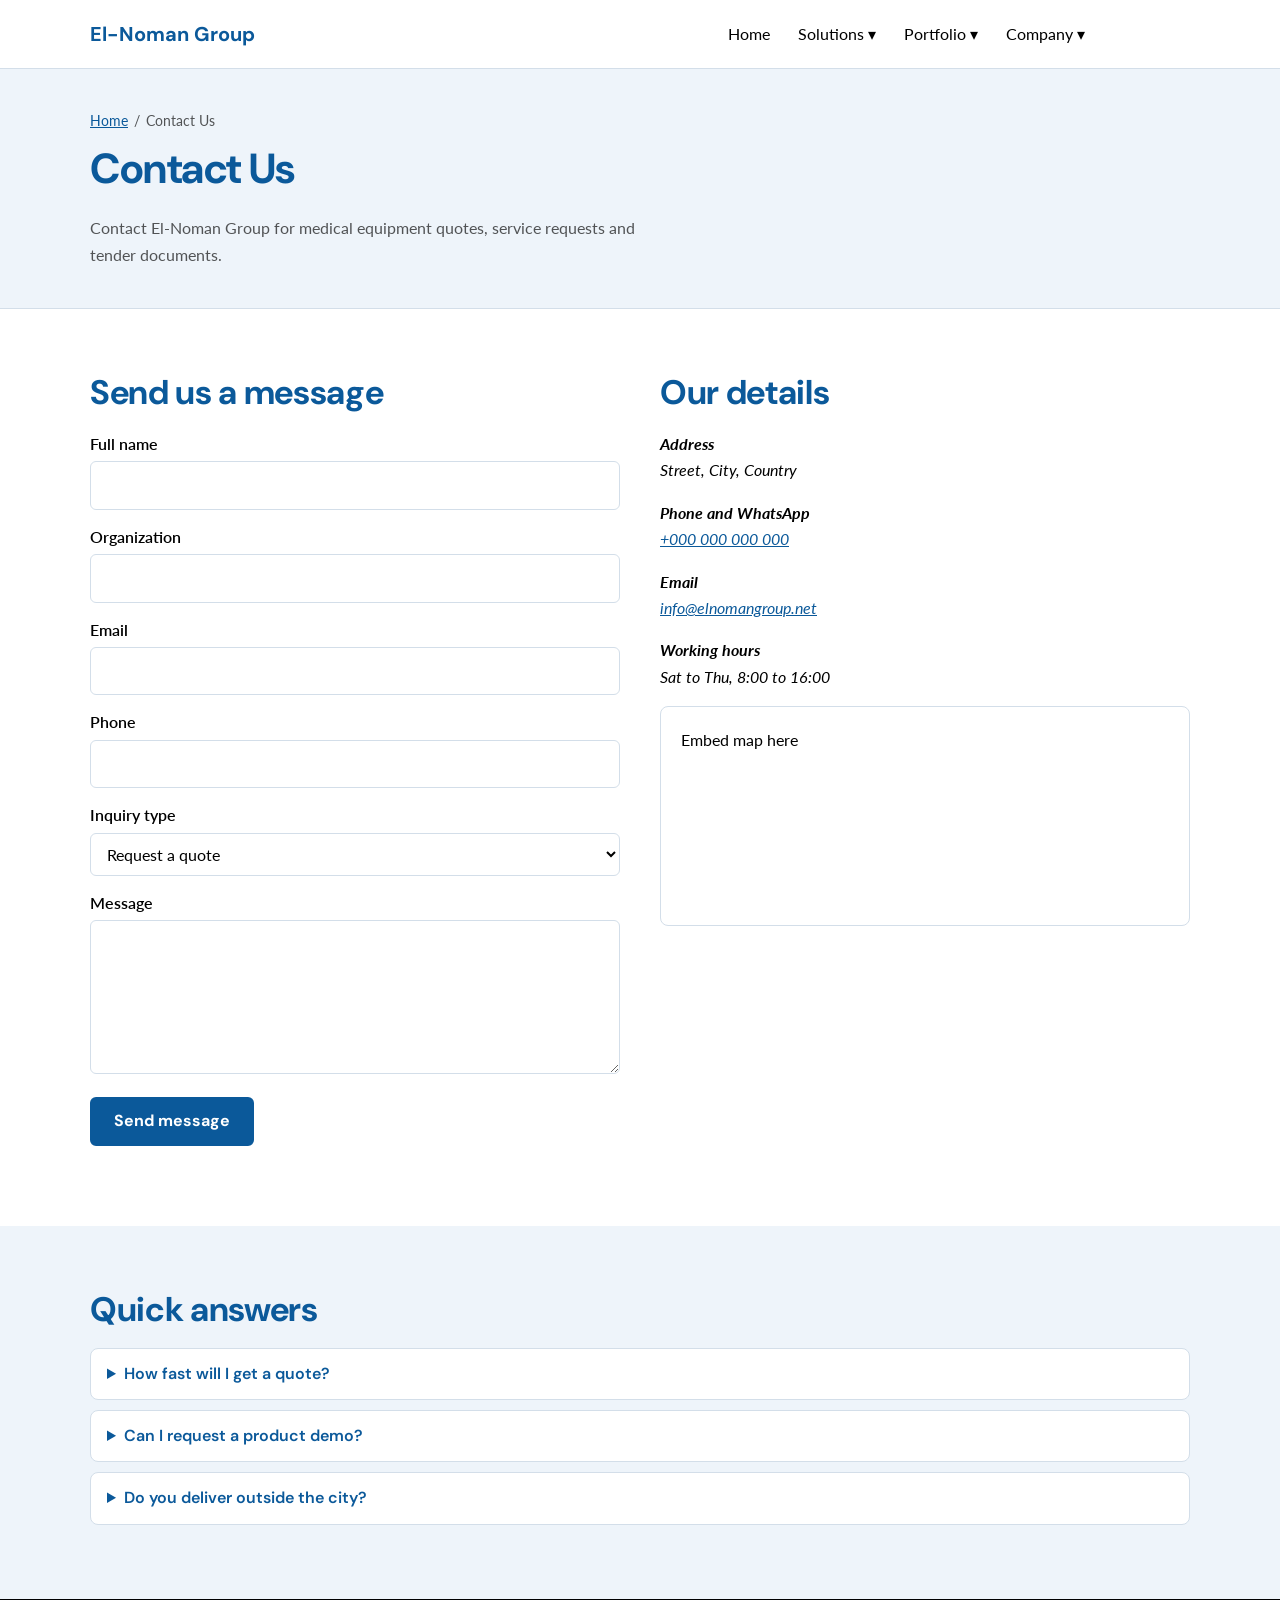
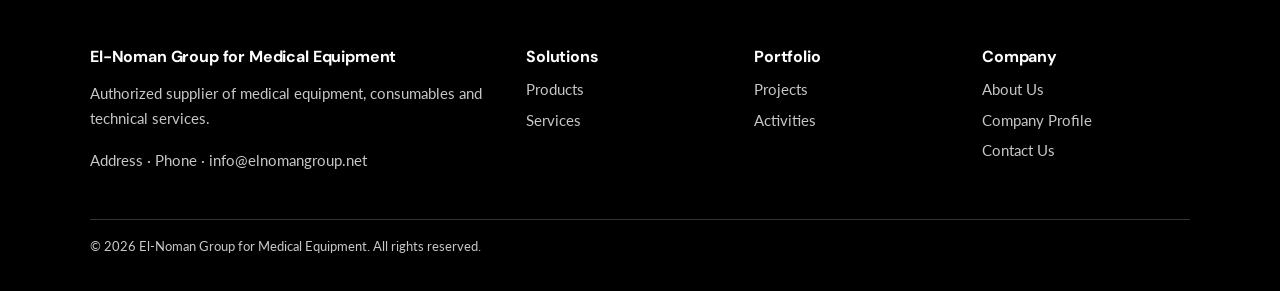
<file: contact.html>
<!DOCTYPE html>
<html lang="en">
<head>
<meta charset="utf-8">
<meta name="viewport" content="width=device-width, initial-scale=1">
<title>Contact El-Noman Group | Request a Quote</title>
<meta name="description" content="Contact El-Noman Group for medical equipment quotes, service requests and tender documents.">
<link rel="canonical" href="https://www.elnomangroup.net/contact.html">
<meta property="og:type" content="website">
<meta property="og:site_name" content="El-Noman Group">
<meta property="og:title" content="Contact El-Noman Group | Request a Quote">
<meta property="og:description" content="Contact El-Noman Group for medical equipment quotes, service requests and tender documents.">
<meta property="og:url" content="https://www.elnomangroup.net/contact.html">
<meta property="og:image" content="https://www.elnomangroup.net/images/og-image.jpg">
<meta name="twitter:card" content="summary_large_image">
<link rel="icon" href="images/favicon.png">
<link rel="preconnect" href="https://fonts.googleapis.com">
<link rel="preconnect" href="https://fonts.gstatic.com" crossorigin>
<link href="https://fonts.googleapis.com/css2?family=DM+Sans:wght@500;700&family=Lato:wght@400;700&display=swap" rel="stylesheet">
<link rel="stylesheet" href="style.css">
</head>
<body>
<a class="skip" href="#main">Skip to content</a>
<header class="site"><div class="c bar"><a class="brand" href="index.html">El-Noman Group</a><button class="tgl" aria-controls="menu" aria-expanded="false">Menu</button><nav aria-label="Main"><ul class="menu" id="menu"><li><a href="index.html">Home</a></li><li class="has-sub"><button aria-expanded="false" aria-haspopup="true">Solutions &#9662;</button><ul class="sub"><li><a href="products.html">Products</a></li><li><a href="services.html">Services</a></li></ul></li><li class="has-sub"><button aria-expanded="false" aria-haspopup="true">Portfolio &#9662;</button><ul class="sub"><li><a href="projects.html">Projects</a></li><li><a href="activities.html">Activities</a></li></ul></li><li class="has-sub"><button aria-expanded="false" aria-haspopup="true">Company &#9662;</button><ul class="sub"><li><a href="about.html">About Us</a></li><li><a href="company-profile.html">Company Profile</a></li></ul></li><li><a class="btn" href="contact.html">Contact</a></li></ul></nav></div></header>
<main id="main">
<div class="phero"><div class="c"><nav class="crumbs" aria-label="Breadcrumb"><ol><li><a href="index.html">Home</a></li><li aria-current="page">Contact Us</li></ol></nav><h1>Contact Us</h1><p>Contact El-Noman Group for medical equipment quotes, service requests and tender documents.</p></div></div>
<section class="s"><div class="c split" style="align-items:start"><form action="#" method="post"><h2>Send us a message</h2><label for="n">Full name</label><input id="n" name="name" required autocomplete="name"><label for="o">Organization</label><input id="o" name="org" autocomplete="organization"><label for="e">Email</label><input id="e" name="email" type="email" required autocomplete="email"><label for="p">Phone</label><input id="p" name="phone" type="tel" autocomplete="tel"><label for="t">Inquiry type</label><select id="t" name="type"><option>Request a quote</option><option>Service request</option><option>Tender documents</option><option>Other</option></select><label for="m">Message</label><textarea id="m" name="message" rows="5" required></textarea><p><button class="btn" type="submit">Send message</button></p></form><div><h2>Our details</h2><address><p><strong>Address</strong><br>Street, City, Country</p><p><strong>Phone and WhatsApp</strong><br><a href="tel:+000000000000">+000 000 000 000</a></p><p><strong>Email</strong><br><a href="mailto:info@elnomangroup.net">info@elnomangroup.net</a></p><p><strong>Working hours</strong><br>Sat to Thu, 8:00 to 16:00</p></address><div class="card" style="min-height:220px">Embed map here</div></div></div></section><section class="s alt"><div class="c"><h2>Quick answers</h2><details><summary>How fast will I get a quote?</summary><p>Replace with your real turnaround.</p></details><details><summary>Can I request a product demo?</summary><p>Yes, choose Other and tell us the device.</p></details><details><summary>Do you deliver outside the city?</summary><p>State your delivery coverage.</p></details></div></section>
</main>
<footer class="foot"><div class="c"><div class="g"><div><h2>El-Noman Group for Medical Equipment</h2><p>Authorized supplier of medical equipment, consumables and technical services.</p><p>Address &middot; Phone &middot; <a href="mailto:info@elnomangroup.net">info@elnomangroup.net</a></p></div><nav aria-label="Solutions"><h2>Solutions</h2><ul><li><a href="products.html">Products</a></li><li><a href="services.html">Services</a></li></ul></nav><nav aria-label="Portfolio"><h2>Portfolio</h2><ul><li><a href="projects.html">Projects</a></li><li><a href="activities.html">Activities</a></li></ul></nav><nav aria-label="Company"><h2>Company</h2><ul><li><a href="about.html">About Us</a></li><li><a href="company-profile.html">Company Profile</a></li><li><a href="contact.html">Contact Us</a></li></ul></nav></div><p class="copy">&copy; 2026 El-Noman Group for Medical Equipment. All rights reserved.</p></div></footer>
<script src="main.js" defer></script>
</body>
</html>
</file>
<file: style.css>
:root{--blue:#0B599A;--black:#000;--white:#fff;--ink:#000;--mut:rgba(0,0,0,.66);--bg:#EEF4FA;--ln:#D3DEE9;--fh:'DM Sans',system-ui,sans-serif}
*{box-sizing:border-box}
body{margin:0;font:16px/1.65 Lato,system-ui,-apple-system,"Segoe UI",Roboto,sans-serif;color:var(--ink);background:#fff}
img{max-width:100%;height:auto;display:block;background:var(--bg)}
a{color:var(--blue)}
h1,h2,h3,.brand,.btn,summary,legend,th,.n,.menu a,.menu button{font-family:var(--fh)}
h1,h2,h3{line-height:1.2;letter-spacing:-.01em;color:var(--blue);margin:0 0 .5em}
h2{font-size:clamp(24px,3.4vw,34px)}h3{font-size:19px}
:focus-visible{outline:3px solid var(--blue);outline-offset:2px}
.c{max-width:1140px;margin:0 auto;padding:0 20px}
.skip{position:absolute;left:-999px}.skip:focus{left:10px;top:10px;background:#fff;padding:8px;z-index:99}
.site{position:sticky;top:0;background:#fff;border-bottom:1px solid var(--ln);z-index:50}
.bar{display:flex;align-items:center;justify-content:space-between;min-height:68px}
.brand{font-weight:700;font-size:20px;color:var(--blue);text-decoration:none}
.menu,.sub{list-style:none;margin:0;padding:0}
.menu{display:flex;gap:4px;align-items:center}
.menu>li{position:relative}
.menu a,.menu button{font:inherit;color:var(--ink);background:none;border:0;padding:10px 12px;cursor:pointer;text-decoration:none;display:block;width:100%;text-align:left}
.menu a[aria-current=page]{color:var(--blue);font-weight:600}
.menu .btn{color:#fff;margin-left:8px;text-align:center}
.sub{display:none;position:absolute;left:0;top:100%;min-width:200px;background:#fff;border:1px solid var(--ln);border-radius:8px;padding:6px}
.has-sub:hover .sub,.has-sub:focus-within .sub,.has-sub.open .sub{display:block}
.tgl{display:none;font:inherit;background:none;border:1px solid var(--ln);border-radius:6px;padding:8px 12px}
.btn{display:inline-block;background:var(--blue);color:#fff;padding:11px 22px;border-radius:6px;text-decoration:none;border:2px solid var(--blue);cursor:pointer;font-size:16px;font-weight:700;line-height:1.4}
.btn:hover{background:#000;border-color:#000;color:#fff}
.hero .btn:hover,.cta .btn:hover{background:#000;border-color:#fff;color:#fff}
.btn.o{background:none;color:inherit;border-color:currentColor}
.hero{background:var(--blue);color:#fff;padding:72px 0}
.hero .btn,.cta .btn{background:#fff;color:var(--blue);border-color:#fff}
.hero .btn.o{background:none;color:#fff}
.hero h1{color:#fff;font-size:clamp(30px,5vw,50px);margin-bottom:16px}
.hero p{color:rgba(255,255,255,.88);max-width:52ch;margin:0 0 24px}
.phero{background:var(--bg);padding:40px 0;border-bottom:1px solid var(--ln)}
.phero h1{font-size:clamp(28px,4.4vw,42px)}.phero p{color:var(--mut);max-width:62ch;margin:0}
.crumbs ol{display:flex;flex-wrap:wrap;gap:6px;list-style:none;padding:0;margin:0 0 12px;font-size:14px;color:var(--mut)}
.crumbs li+li::before{content:"/";margin-right:6px}
.s{padding:64px 0}.alt{background:var(--bg)}
.lead{color:var(--mut);max-width:62ch;margin:0 0 28px}
.g{display:grid;gap:20px;grid-template-columns:repeat(auto-fit,minmax(240px,1fr))}
.g2{grid-template-columns:repeat(auto-fit,minmax(320px,1fr))}
.split{display:grid;gap:40px;grid-template-columns:1fr 1fr;align-items:center}
.card{border:1px solid var(--ln);border-radius:8px;padding:20px;background:#fff}
.card img{margin:-20px -20px 16px;max-width:calc(100% + 40px);width:calc(100% + 40px);border-radius:8px 8px 0 0}
.card p{margin:0 0 10px;color:var(--mut)}
.n{font-size:34px;font-weight:700;color:var(--blue);line-height:1.1}
.stats{text-align:center}.stats p{margin:0;color:var(--mut)}
.mq{overflow:hidden;mask-image:linear-gradient(90deg,transparent,#000 6%,#000 94%,transparent)}
.trk{display:flex;gap:16px;width:max-content;animation:mv 32s linear infinite}
.trk.r{animation-direction:reverse}.mq:hover .trk{animation-play-state:paused}
@keyframes mv{to{transform:translateX(-50%)}}
.item{width:200px;flex:none}
.lg{width:150px;height:68px;flex:none;border:1px solid var(--ln);border-radius:8px;display:grid;place-items:center;background:#fff;color:var(--mut);font-weight:600}
.chips{display:flex;flex-wrap:wrap;gap:8px;margin:0 0 20px;padding:0;list-style:none}
.chips a{display:block;border:1px solid var(--ln);border-radius:20px;padding:5px 14px;text-decoration:none;color:var(--ink);font-size:14px}
.side{display:grid;gap:32px;grid-template-columns:240px 1fr}
.side fieldset{border:1px solid var(--ln);border-radius:8px;margin:0 0 14px;padding:12px 16px}
.side legend{font-weight:600;color:var(--blue)}.side label{display:block}
.row{display:grid;grid-template-columns:96px 1fr auto;gap:16px;align-items:center;border:1px solid var(--ln);border-radius:8px;padding:14px;margin-bottom:12px}
.row h3{margin:0}.row p{margin:0;color:var(--mut);font-size:14px}
table{border-collapse:collapse;width:100%}th,td{text-align:left;padding:10px 12px;border-bottom:1px solid var(--ln)}th{width:34%;color:var(--blue)}
details{border:1px solid var(--ln);border-radius:8px;padding:12px 16px;margin-bottom:10px;background:#fff}
summary{font-weight:600;cursor:pointer;color:var(--blue)}
form label{display:block;font-weight:600;margin:14px 0 4px}
input,select,textarea{width:100%;font:inherit;padding:10px 12px;border:1px solid var(--ln);border-radius:6px;background:#fff}
.cta{background:#000;color:#fff;text-align:center;padding:56px 0}.cta h2{color:#fff}
.foot{background:#000;color:rgba(255,255,255,.78);padding:48px 0 20px;font-size:15px}
.foot h2{font-size:16px;color:#fff}.foot ul{list-style:none;margin:0;padding:0}.foot a{color:rgba(255,255,255,.78);text-decoration:none;display:inline-block;padding:3px 0}
.foot .g{grid-template-columns:2fr 1fr 1fr 1fr}.copy{border-top:1px solid rgba(255,255,255,.2);margin-top:28px;padding-top:16px;font-size:13px}
@media(max-width:860px){
.tgl{display:block}
.menu{display:none;position:absolute;left:0;right:0;top:100%;background:#fff;flex-direction:column;align-items:stretch;padding:8px 20px 16px;border-bottom:1px solid var(--ln)}
.menu.open{display:flex}.sub{position:static;border:0;padding:0 0 0 14px}.has-sub:hover .sub{display:none}.has-sub.open .sub{display:block}
.split,.side,.foot .g{grid-template-columns:1fr}.row{grid-template-columns:72px 1fr}.row .btn{grid-column:1/-1;text-align:center}.s{padding:44px 0}}
@media(prefers-reduced-motion:reduce){.trk{animation:none}.mq{overflow-x:auto;mask-image:none}}
.n{font-variant-numeric:tabular-nums}
.vh{position:absolute;width:1px;height:1px;overflow:hidden;clip:rect(0 0 0 0);white-space:nowrap}
</file>
